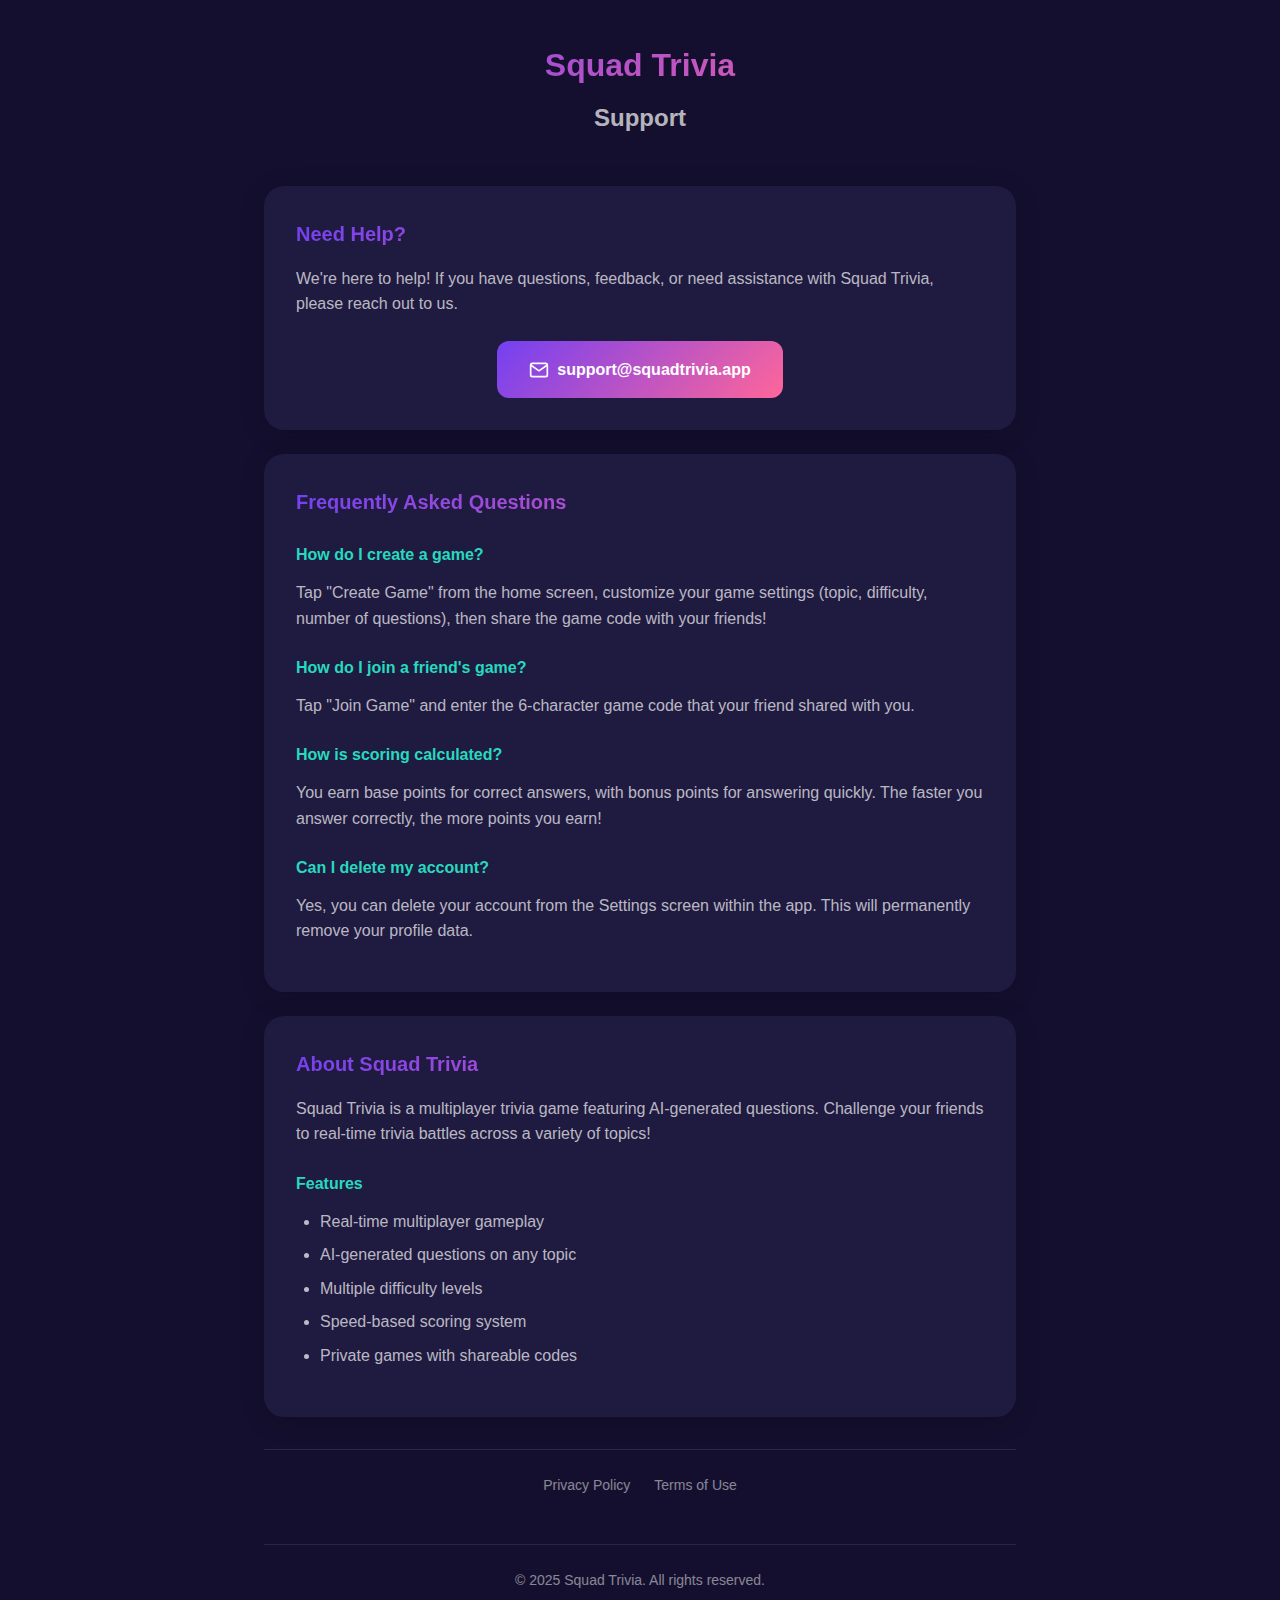
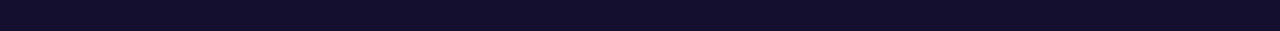
<file: index.html>
<!DOCTYPE html>
<html lang="en">
<head>
    <meta charset="UTF-8">
    <meta name="viewport" content="width=device-width, initial-scale=1.0">
    <title>Squad Trivia - Support</title>
    <link rel="stylesheet" href="styles.css">
    <link rel="icon" type="image/png" href="icon.png">
</head>
<body>
    <div class="container">
        <header class="header">
            <div class="app-name">Squad Trivia</div>
            <h1 class="page-title">Support</h1>
        </header>

        <div class="card">
            <h2>Need Help?</h2>
            <p>We're here to help! If you have questions, feedback, or need assistance with Squad Trivia, please reach out to us.</p>

            <div style="text-align: center; margin-top: 24px;">
                <a href="mailto:support@squadtrivia.app" class="contact-btn">
                    <svg width="20" height="20" viewBox="0 0 24 24" fill="none" stroke="currentColor" stroke-width="2">
                        <path d="M4 4h16c1.1 0 2 .9 2 2v12c0 1.1-.9 2-2 2H4c-1.1 0-2-.9-2-2V6c0-1.1.9-2 2-2z"/>
                        <polyline points="22,6 12,13 2,6"/>
                    </svg>
                    support@squadtrivia.app
                </a>
            </div>
        </div>

        <div class="card">
            <h2>Frequently Asked Questions</h2>

            <h3>How do I create a game?</h3>
            <p>Tap "Create Game" from the home screen, customize your game settings (topic, difficulty, number of questions), then share the game code with your friends!</p>

            <h3>How do I join a friend's game?</h3>
            <p>Tap "Join Game" and enter the 6-character game code that your friend shared with you.</p>

            <h3>How is scoring calculated?</h3>
            <p>You earn base points for correct answers, with bonus points for answering quickly. The faster you answer correctly, the more points you earn!</p>

            <h3>Can I delete my account?</h3>
            <p>Yes, you can delete your account from the Settings screen within the app. This will permanently remove your profile data.</p>
        </div>

        <div class="card">
            <h2>About Squad Trivia</h2>
            <p>Squad Trivia is a multiplayer trivia game featuring AI-generated questions. Challenge your friends to real-time trivia battles across a variety of topics!</p>

            <h3>Features</h3>
            <ul>
                <li>Real-time multiplayer gameplay</li>
                <li>AI-generated questions on any topic</li>
                <li>Multiple difficulty levels</li>
                <li>Speed-based scoring system</li>
                <li>Private games with shareable codes</li>
            </ul>
        </div>

        <nav class="nav-links">
            <a href="privacy-policy.html">Privacy Policy</a>
            <a href="terms-of-use.html">Terms of Use</a>
        </nav>

        <footer class="footer">
            &copy; 2025 Squad Trivia. All rights reserved.
        </footer>
    </div>
</body>
</html>
</file>
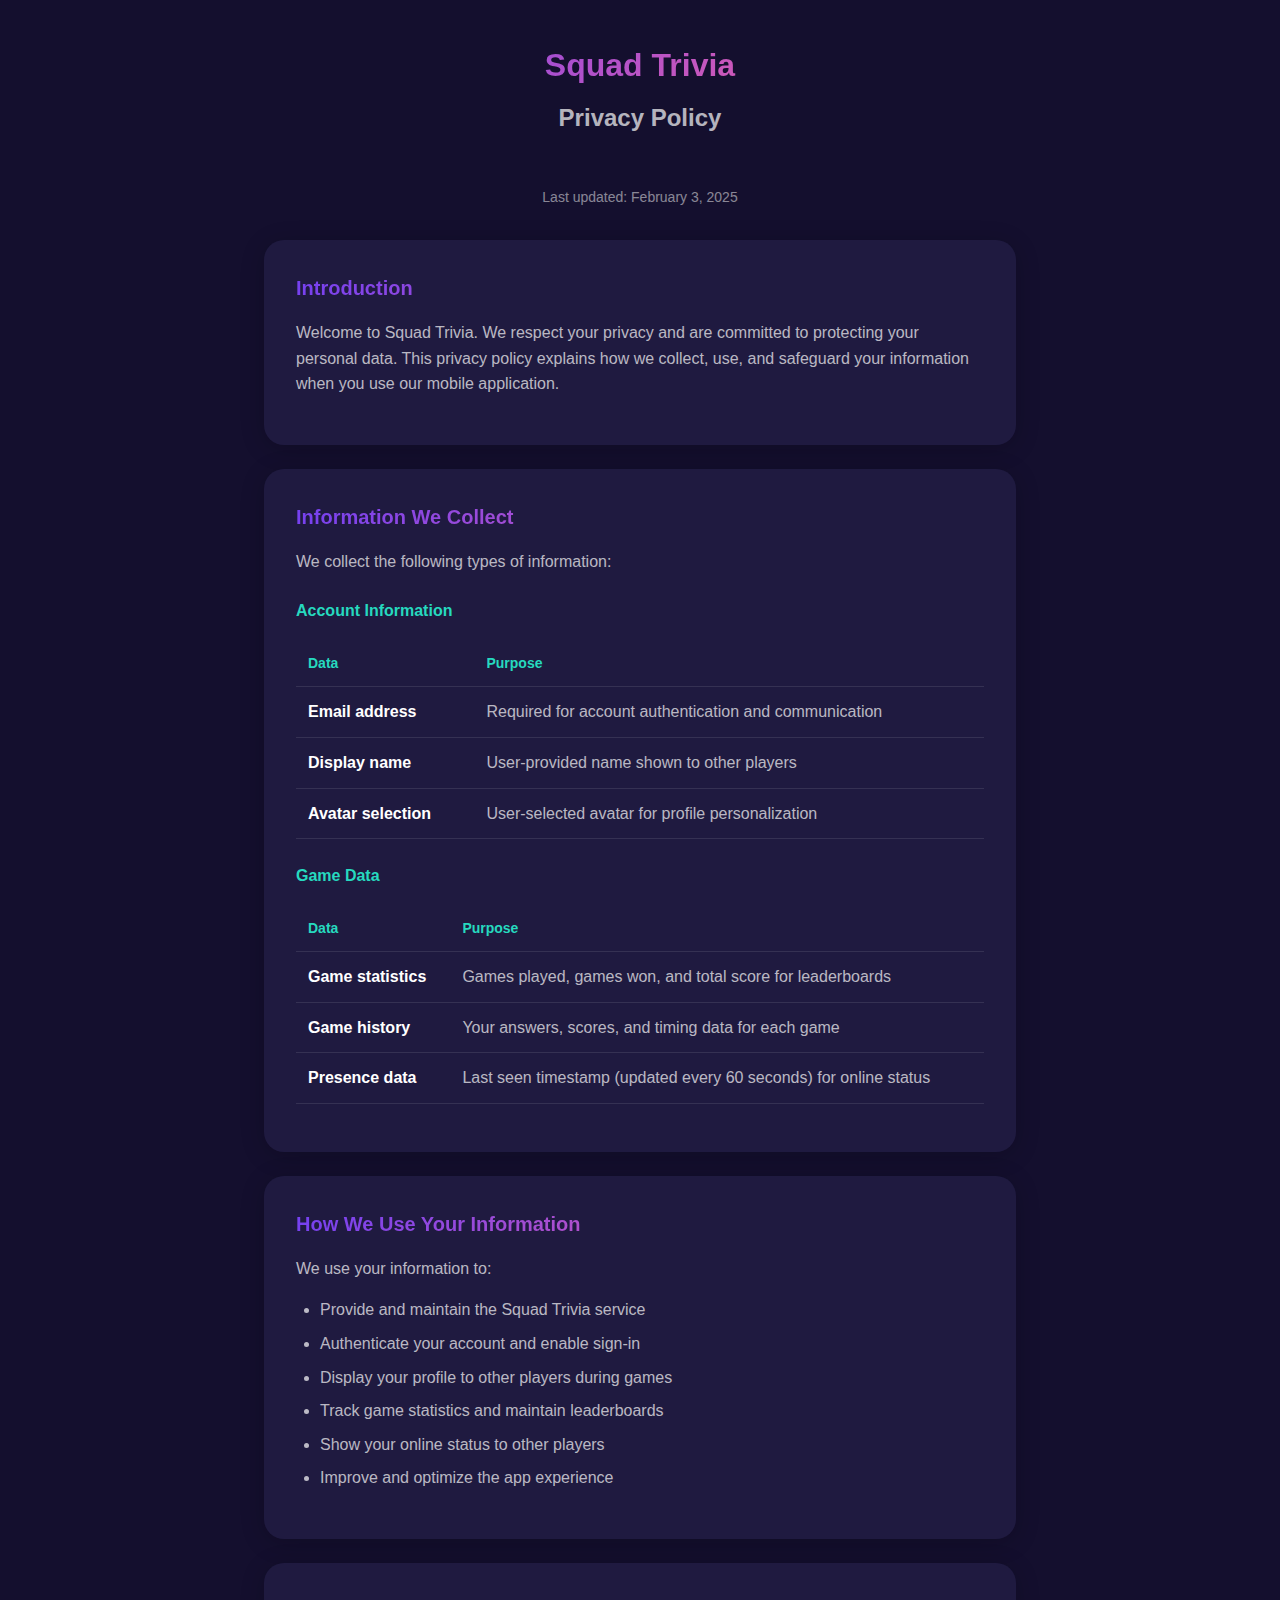
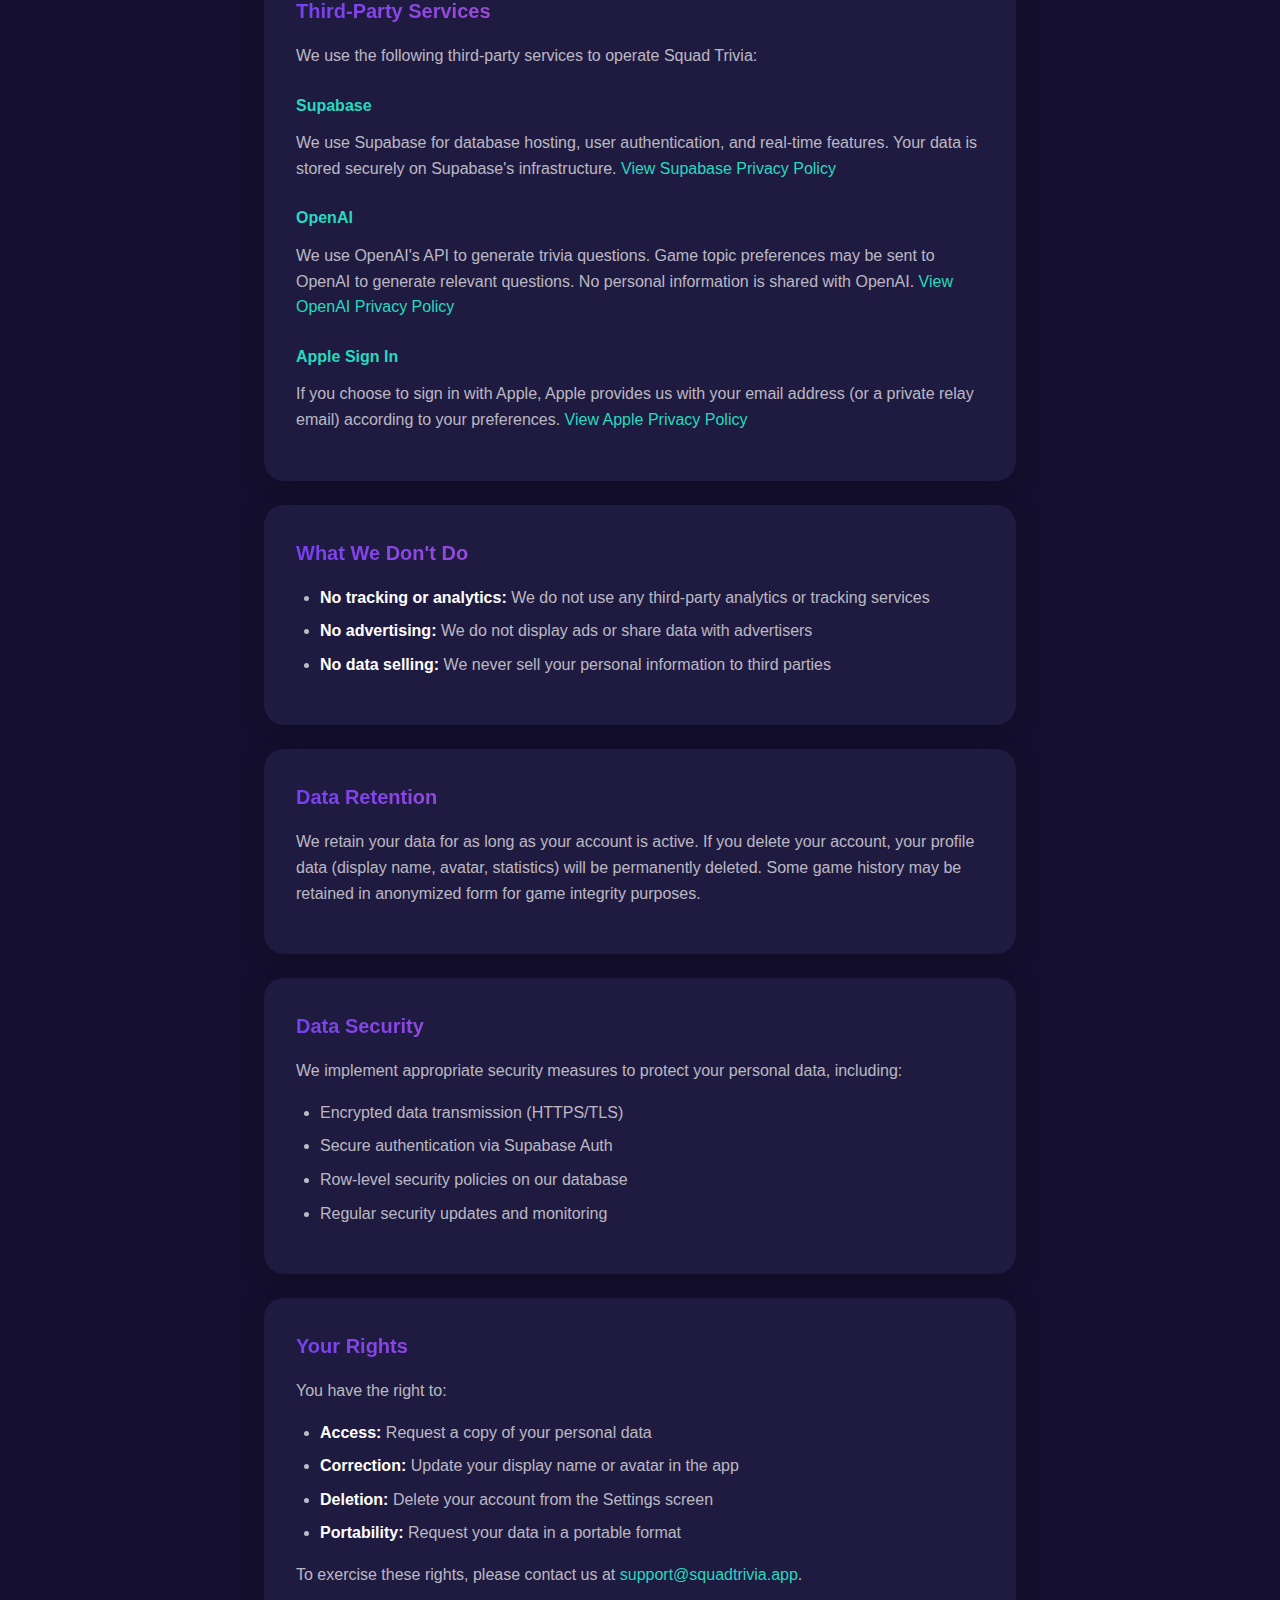
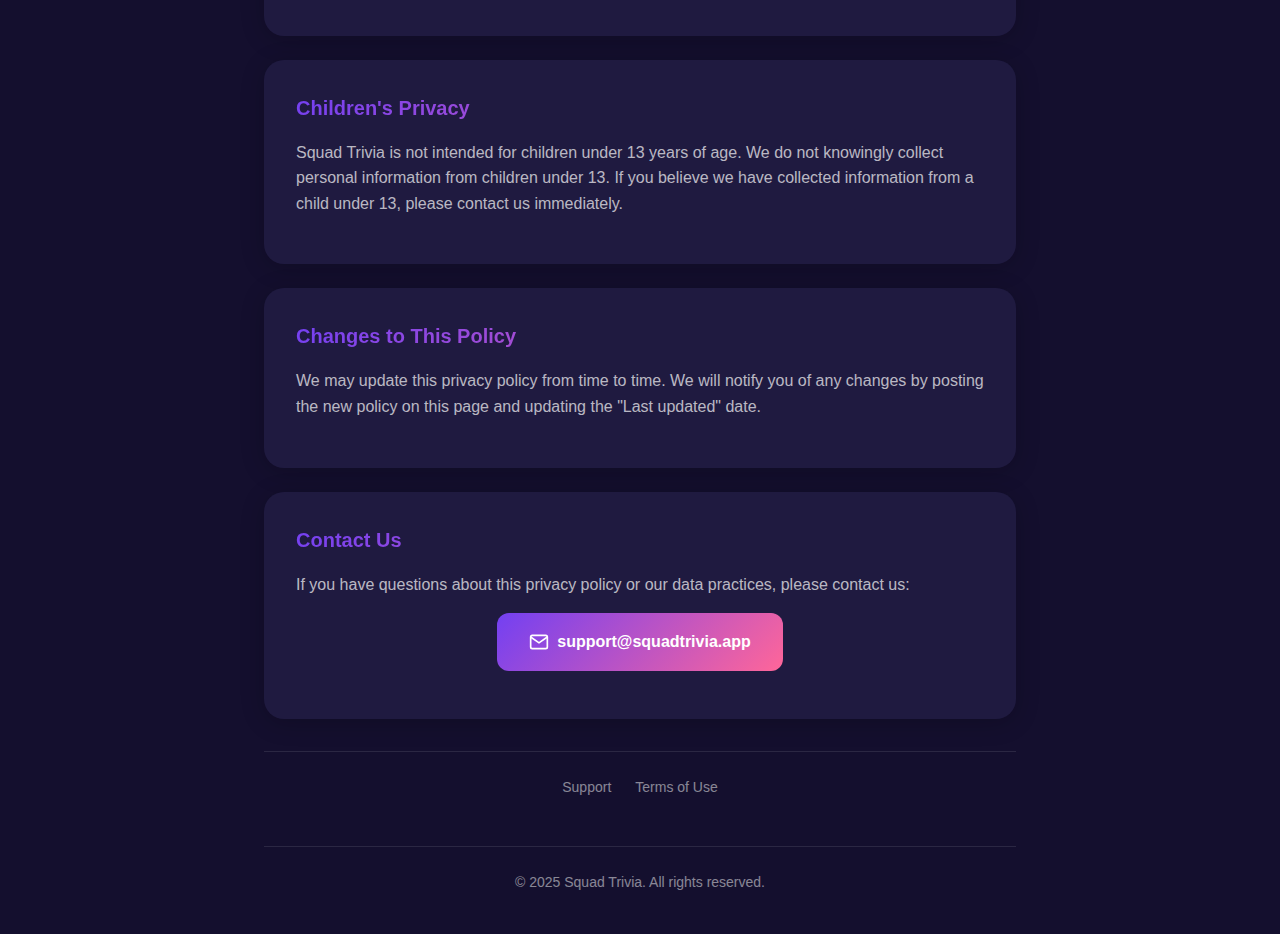
<file: privacy-policy.html>
<!DOCTYPE html>
<html lang="en">
<head>
    <meta charset="UTF-8">
    <meta name="viewport" content="width=device-width, initial-scale=1.0">
    <title>Privacy Policy - Squad Trivia</title>
    <link rel="stylesheet" href="styles.css">
    <link rel="icon" type="image/png" href="icon.png">
</head>
<body>
    <div class="container">
        <header class="header">
            <div class="app-name">Squad Trivia</div>
            <h1 class="page-title">Privacy Policy</h1>
        </header>

        <p class="last-updated">Last updated: February 3, 2025</p>

        <div class="card">
            <h2>Introduction</h2>
            <p>Welcome to Squad Trivia. We respect your privacy and are committed to protecting your personal data. This privacy policy explains how we collect, use, and safeguard your information when you use our mobile application.</p>
        </div>

        <div class="card">
            <h2>Information We Collect</h2>
            <p>We collect the following types of information:</p>

            <h3>Account Information</h3>
            <table class="data-table">
                <tr>
                    <th>Data</th>
                    <th>Purpose</th>
                </tr>
                <tr>
                    <td><strong>Email address</strong></td>
                    <td>Required for account authentication and communication</td>
                </tr>
                <tr>
                    <td><strong>Display name</strong></td>
                    <td>User-provided name shown to other players</td>
                </tr>
                <tr>
                    <td><strong>Avatar selection</strong></td>
                    <td>User-selected avatar for profile personalization</td>
                </tr>
            </table>

            <h3>Game Data</h3>
            <table class="data-table">
                <tr>
                    <th>Data</th>
                    <th>Purpose</th>
                </tr>
                <tr>
                    <td><strong>Game statistics</strong></td>
                    <td>Games played, games won, and total score for leaderboards</td>
                </tr>
                <tr>
                    <td><strong>Game history</strong></td>
                    <td>Your answers, scores, and timing data for each game</td>
                </tr>
                <tr>
                    <td><strong>Presence data</strong></td>
                    <td>Last seen timestamp (updated every 60 seconds) for online status</td>
                </tr>
            </table>
        </div>

        <div class="card">
            <h2>How We Use Your Information</h2>
            <p>We use your information to:</p>
            <ul>
                <li>Provide and maintain the Squad Trivia service</li>
                <li>Authenticate your account and enable sign-in</li>
                <li>Display your profile to other players during games</li>
                <li>Track game statistics and maintain leaderboards</li>
                <li>Show your online status to other players</li>
                <li>Improve and optimize the app experience</li>
            </ul>
        </div>

        <div class="card">
            <h2>Third-Party Services</h2>
            <p>We use the following third-party services to operate Squad Trivia:</p>

            <h3>Supabase</h3>
            <p>We use Supabase for database hosting, user authentication, and real-time features. Your data is stored securely on Supabase's infrastructure. <a href="https://supabase.com/privacy" target="_blank">View Supabase Privacy Policy</a></p>

            <h3>OpenAI</h3>
            <p>We use OpenAI's API to generate trivia questions. Game topic preferences may be sent to OpenAI to generate relevant questions. No personal information is shared with OpenAI. <a href="https://openai.com/privacy" target="_blank">View OpenAI Privacy Policy</a></p>

            <h3>Apple Sign In</h3>
            <p>If you choose to sign in with Apple, Apple provides us with your email address (or a private relay email) according to your preferences. <a href="https://www.apple.com/legal/privacy/" target="_blank">View Apple Privacy Policy</a></p>
        </div>

        <div class="card">
            <h2>What We Don't Do</h2>
            <ul>
                <li><strong>No tracking or analytics:</strong> We do not use any third-party analytics or tracking services</li>
                <li><strong>No advertising:</strong> We do not display ads or share data with advertisers</li>
                <li><strong>No data selling:</strong> We never sell your personal information to third parties</li>
            </ul>
        </div>

        <div class="card">
            <h2>Data Retention</h2>
            <p>We retain your data for as long as your account is active. If you delete your account, your profile data (display name, avatar, statistics) will be permanently deleted. Some game history may be retained in anonymized form for game integrity purposes.</p>
        </div>

        <div class="card">
            <h2>Data Security</h2>
            <p>We implement appropriate security measures to protect your personal data, including:</p>
            <ul>
                <li>Encrypted data transmission (HTTPS/TLS)</li>
                <li>Secure authentication via Supabase Auth</li>
                <li>Row-level security policies on our database</li>
                <li>Regular security updates and monitoring</li>
            </ul>
        </div>

        <div class="card">
            <h2>Your Rights</h2>
            <p>You have the right to:</p>
            <ul>
                <li><strong>Access:</strong> Request a copy of your personal data</li>
                <li><strong>Correction:</strong> Update your display name or avatar in the app</li>
                <li><strong>Deletion:</strong> Delete your account from the Settings screen</li>
                <li><strong>Portability:</strong> Request your data in a portable format</li>
            </ul>
            <p>To exercise these rights, please contact us at <a href="mailto:support@squadtrivia.app">support@squadtrivia.app</a>.</p>
        </div>

        <div class="card">
            <h2>Children's Privacy</h2>
            <p>Squad Trivia is not intended for children under 13 years of age. We do not knowingly collect personal information from children under 13. If you believe we have collected information from a child under 13, please contact us immediately.</p>
        </div>

        <div class="card">
            <h2>Changes to This Policy</h2>
            <p>We may update this privacy policy from time to time. We will notify you of any changes by posting the new policy on this page and updating the "Last updated" date.</p>
        </div>

        <div class="card">
            <h2>Contact Us</h2>
            <p>If you have questions about this privacy policy or our data practices, please contact us:</p>
            <p style="margin-top: 16px; text-align: center;">
                <a href="mailto:support@squadtrivia.app" class="contact-btn">
                    <svg width="20" height="20" viewBox="0 0 24 24" fill="none" stroke="currentColor" stroke-width="2">
                        <path d="M4 4h16c1.1 0 2 .9 2 2v12c0 1.1-.9 2-2 2H4c-1.1 0-2-.9-2-2V6c0-1.1.9-2 2-2z"/>
                        <polyline points="22,6 12,13 2,6"/>
                    </svg>
                    support@squadtrivia.app
                </a>
            </p>
        </div>

        <nav class="nav-links">
            <a href="index.html">Support</a>
            <a href="terms-of-use.html">Terms of Use</a>
        </nav>

        <footer class="footer">
            &copy; 2025 Squad Trivia. All rights reserved.
        </footer>
    </div>
</body>
</html>
</file>
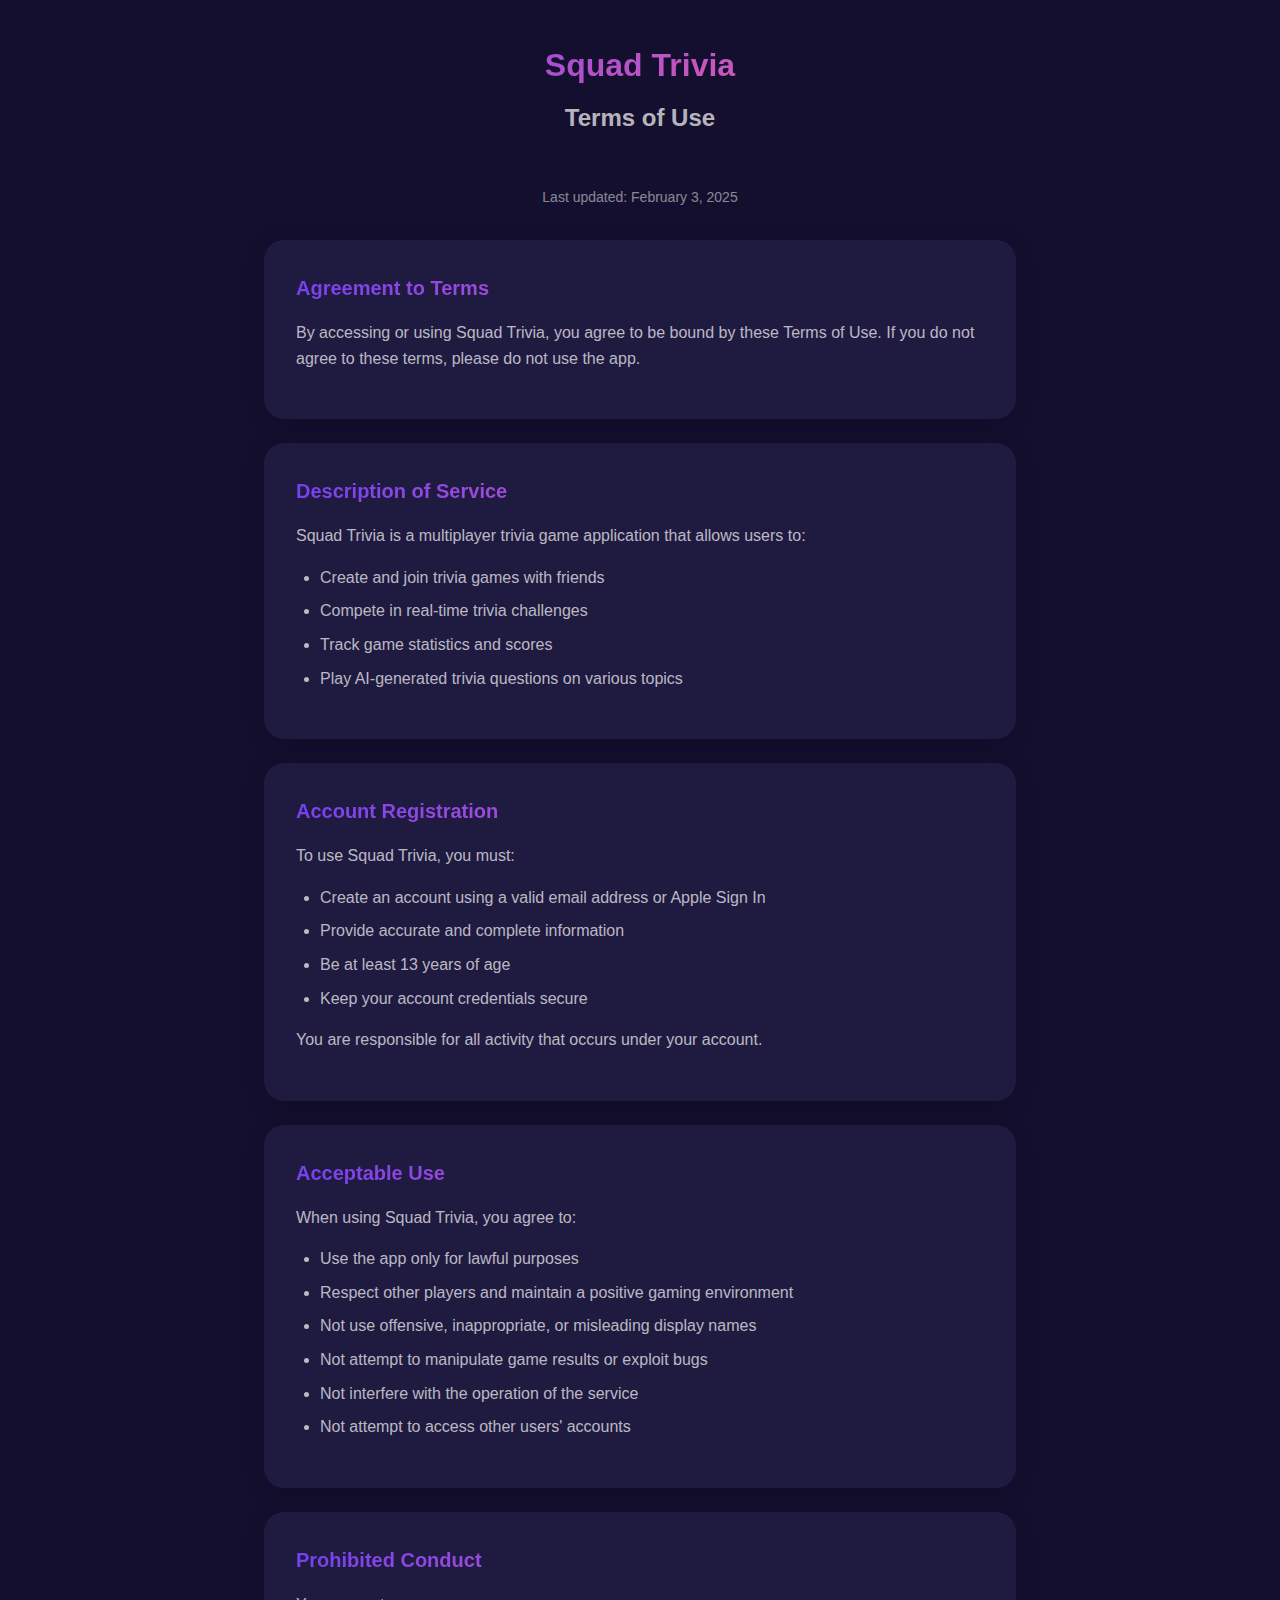
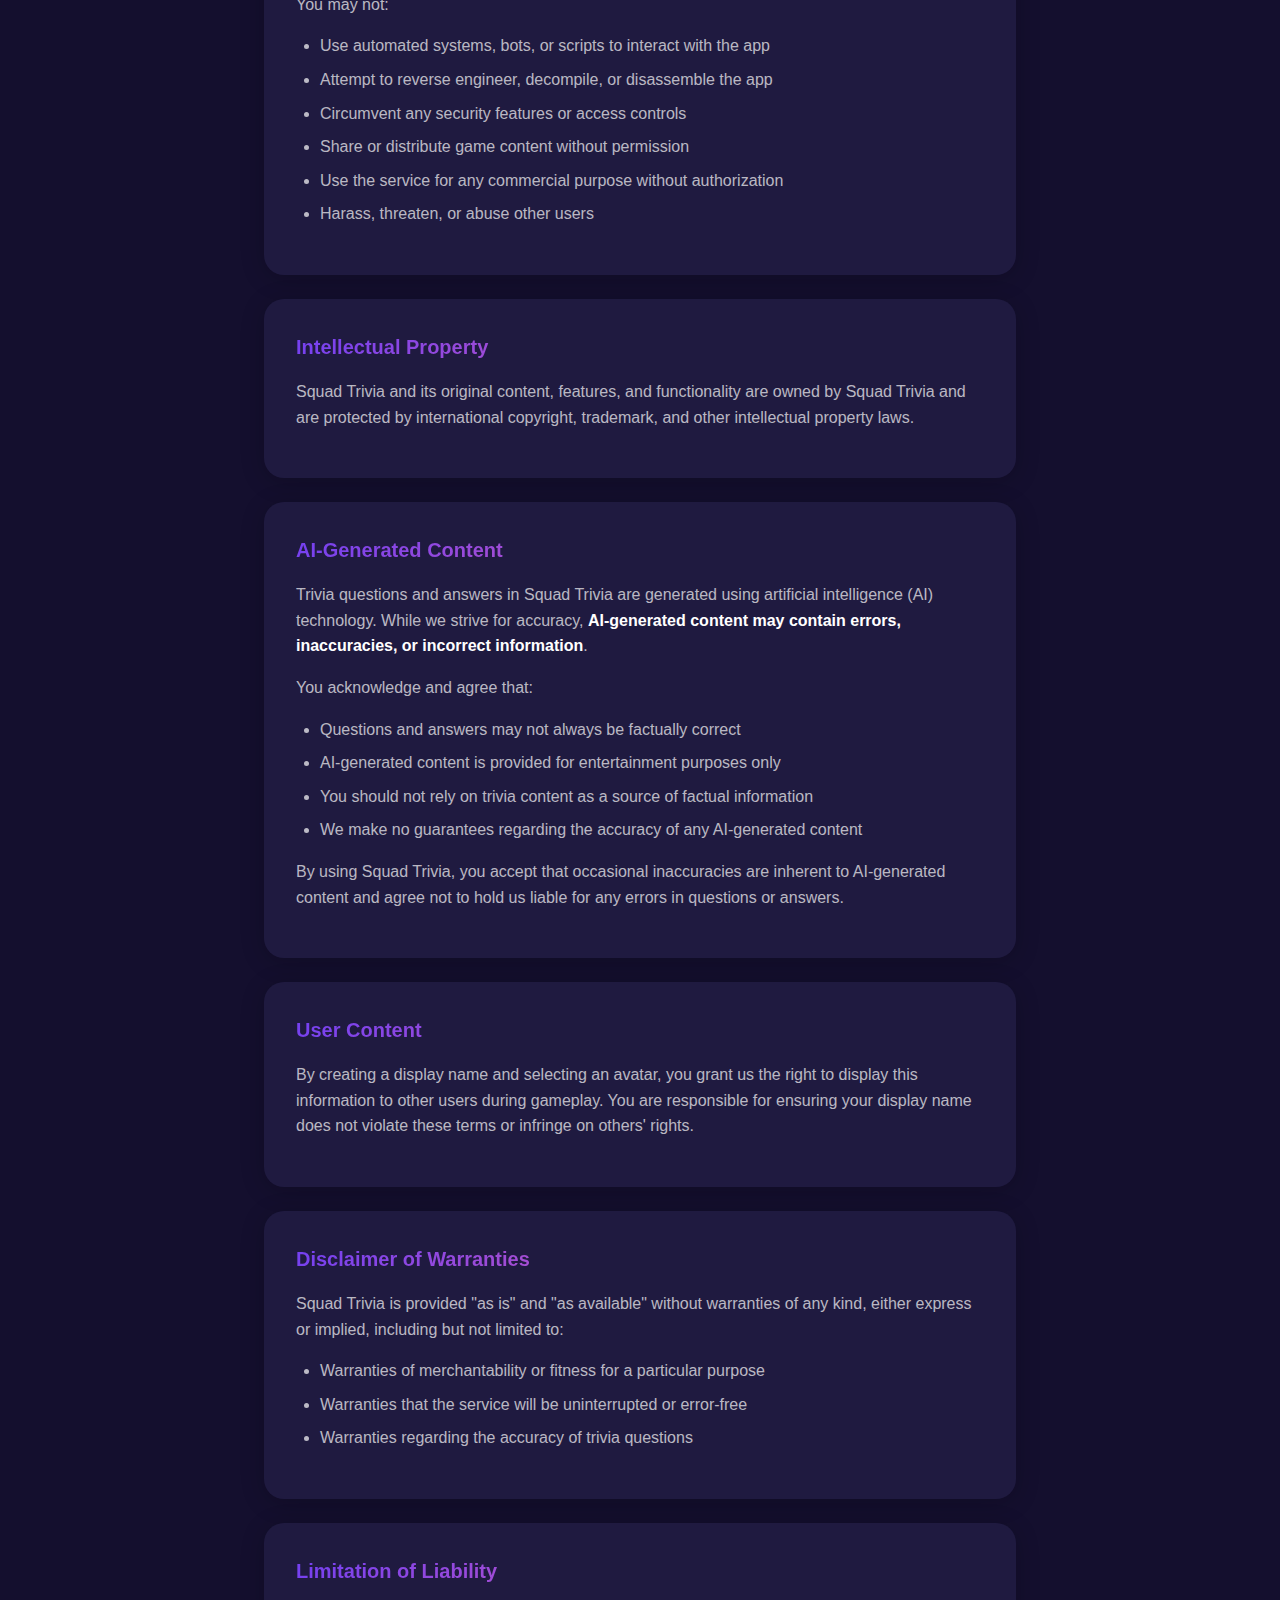
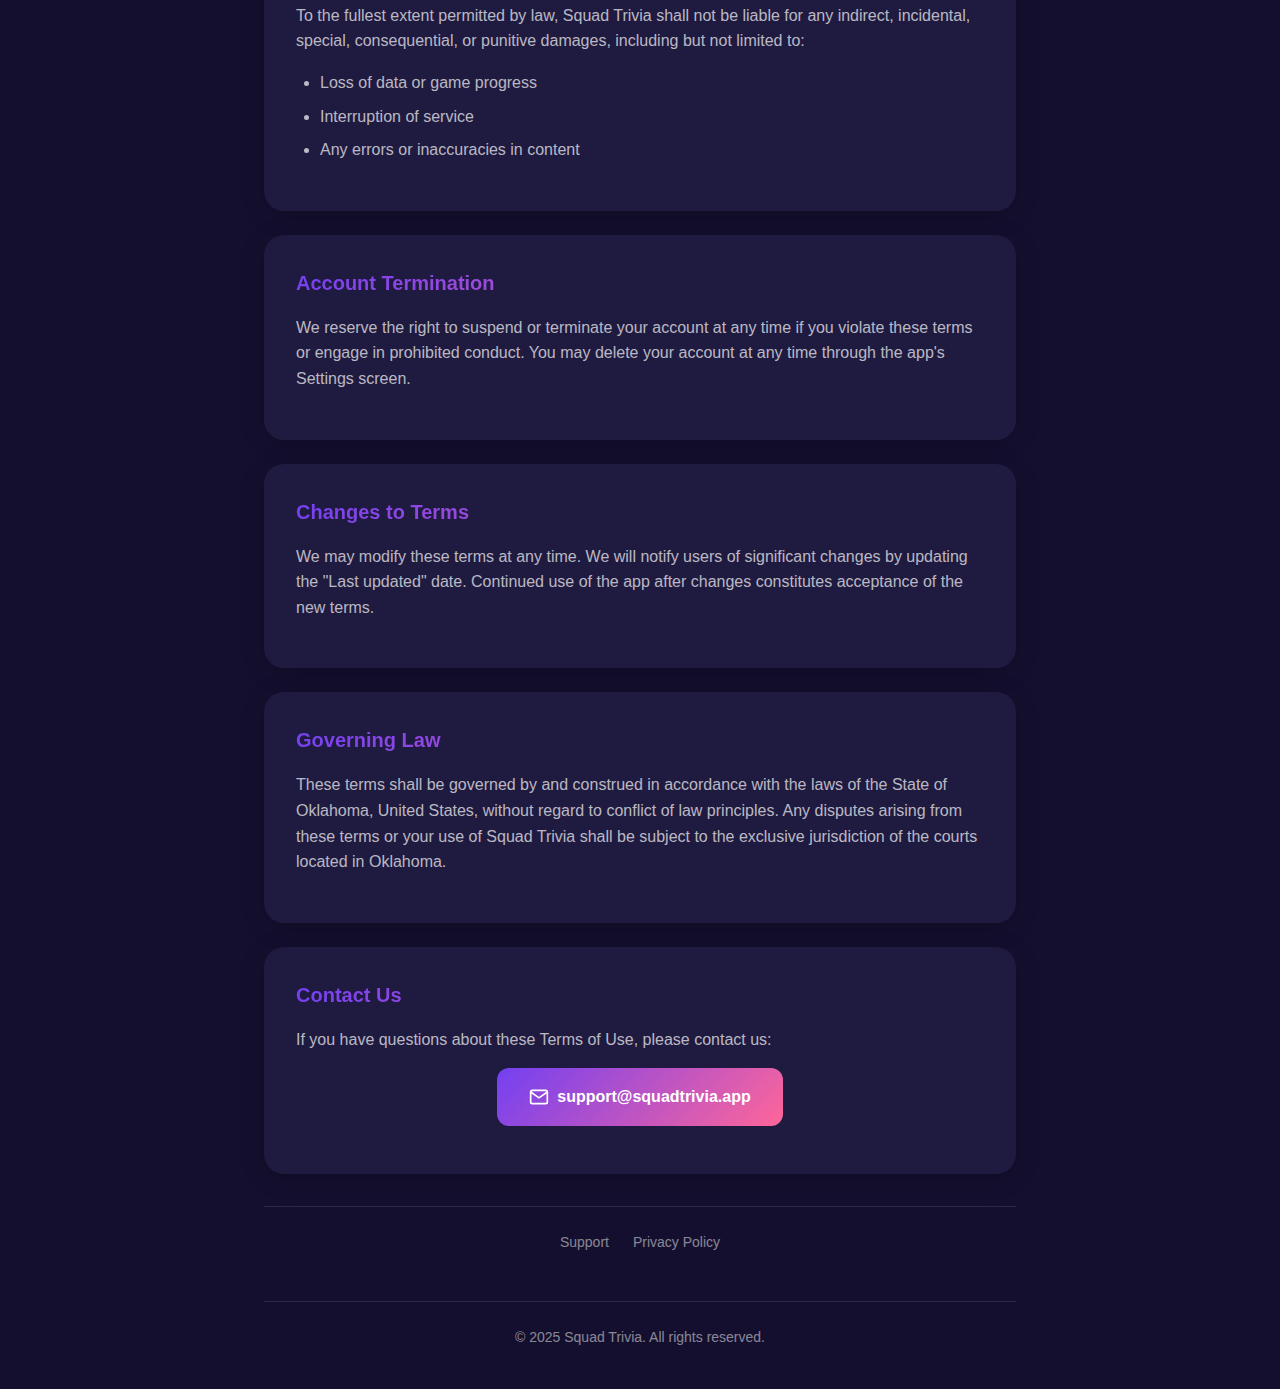
<file: terms-of-use.html>
<!DOCTYPE html>
<html lang="en">
<head>
    <meta charset="UTF-8">
    <meta name="viewport" content="width=device-width, initial-scale=1.0">
    <title>Terms of Use - Squad Trivia</title>
    <link rel="stylesheet" href="styles.css">
    <link rel="icon" type="image/png" href="icon.png">
</head>
<body>
    <div class="container">
        <header class="header">
            <div class="app-name">Squad Trivia</div>
            <h1 class="page-title">Terms of Use</h1>
        </header>

        <p class="last-updated">Last updated: February 3, 2025</p>

        <div class="card">
            <h2>Agreement to Terms</h2>
            <p>By accessing or using Squad Trivia, you agree to be bound by these Terms of Use. If you do not agree to these terms, please do not use the app.</p>
        </div>

        <div class="card">
            <h2>Description of Service</h2>
            <p>Squad Trivia is a multiplayer trivia game application that allows users to:</p>
            <ul>
                <li>Create and join trivia games with friends</li>
                <li>Compete in real-time trivia challenges</li>
                <li>Track game statistics and scores</li>
                <li>Play AI-generated trivia questions on various topics</li>
            </ul>
        </div>

        <div class="card">
            <h2>Account Registration</h2>
            <p>To use Squad Trivia, you must:</p>
            <ul>
                <li>Create an account using a valid email address or Apple Sign In</li>
                <li>Provide accurate and complete information</li>
                <li>Be at least 13 years of age</li>
                <li>Keep your account credentials secure</li>
            </ul>
            <p>You are responsible for all activity that occurs under your account.</p>
        </div>

        <div class="card">
            <h2>Acceptable Use</h2>
            <p>When using Squad Trivia, you agree to:</p>
            <ul>
                <li>Use the app only for lawful purposes</li>
                <li>Respect other players and maintain a positive gaming environment</li>
                <li>Not use offensive, inappropriate, or misleading display names</li>
                <li>Not attempt to manipulate game results or exploit bugs</li>
                <li>Not interfere with the operation of the service</li>
                <li>Not attempt to access other users' accounts</li>
            </ul>
        </div>

        <div class="card">
            <h2>Prohibited Conduct</h2>
            <p>You may not:</p>
            <ul>
                <li>Use automated systems, bots, or scripts to interact with the app</li>
                <li>Attempt to reverse engineer, decompile, or disassemble the app</li>
                <li>Circumvent any security features or access controls</li>
                <li>Share or distribute game content without permission</li>
                <li>Use the service for any commercial purpose without authorization</li>
                <li>Harass, threaten, or abuse other users</li>
            </ul>
        </div>

        <div class="card">
            <h2>Intellectual Property</h2>
            <p>Squad Trivia and its original content, features, and functionality are owned by Squad Trivia and are protected by international copyright, trademark, and other intellectual property laws.</p>
        </div>

        <div class="card">
            <h2>AI-Generated Content</h2>
            <p>Trivia questions and answers in Squad Trivia are generated using artificial intelligence (AI) technology. While we strive for accuracy, <strong>AI-generated content may contain errors, inaccuracies, or incorrect information</strong>.</p>
            <p>You acknowledge and agree that:</p>
            <ul>
                <li>Questions and answers may not always be factually correct</li>
                <li>AI-generated content is provided for entertainment purposes only</li>
                <li>You should not rely on trivia content as a source of factual information</li>
                <li>We make no guarantees regarding the accuracy of any AI-generated content</li>
            </ul>
            <p>By using Squad Trivia, you accept that occasional inaccuracies are inherent to AI-generated content and agree not to hold us liable for any errors in questions or answers.</p>
        </div>

        <div class="card">
            <h2>User Content</h2>
            <p>By creating a display name and selecting an avatar, you grant us the right to display this information to other users during gameplay. You are responsible for ensuring your display name does not violate these terms or infringe on others' rights.</p>
        </div>

        <div class="card">
            <h2>Disclaimer of Warranties</h2>
            <p>Squad Trivia is provided "as is" and "as available" without warranties of any kind, either express or implied, including but not limited to:</p>
            <ul>
                <li>Warranties of merchantability or fitness for a particular purpose</li>
                <li>Warranties that the service will be uninterrupted or error-free</li>
                <li>Warranties regarding the accuracy of trivia questions</li>
            </ul>
        </div>

        <div class="card">
            <h2>Limitation of Liability</h2>
            <p>To the fullest extent permitted by law, Squad Trivia shall not be liable for any indirect, incidental, special, consequential, or punitive damages, including but not limited to:</p>
            <ul>
                <li>Loss of data or game progress</li>
                <li>Interruption of service</li>
                <li>Any errors or inaccuracies in content</li>
            </ul>
        </div>

        <div class="card">
            <h2>Account Termination</h2>
            <p>We reserve the right to suspend or terminate your account at any time if you violate these terms or engage in prohibited conduct. You may delete your account at any time through the app's Settings screen.</p>
        </div>

        <div class="card">
            <h2>Changes to Terms</h2>
            <p>We may modify these terms at any time. We will notify users of significant changes by updating the "Last updated" date. Continued use of the app after changes constitutes acceptance of the new terms.</p>
        </div>

        <div class="card">
            <h2>Governing Law</h2>
            <p>These terms shall be governed by and construed in accordance with the laws of the State of Oklahoma, United States, without regard to conflict of law principles. Any disputes arising from these terms or your use of Squad Trivia shall be subject to the exclusive jurisdiction of the courts located in Oklahoma.</p>
        </div>

        <div class="card">
            <h2>Contact Us</h2>
            <p>If you have questions about these Terms of Use, please contact us:</p>
            <p style="margin-top: 16px; text-align: center;">
                <a href="mailto:support@squadtrivia.app" class="contact-btn">
                    <svg width="20" height="20" viewBox="0 0 24 24" fill="none" stroke="currentColor" stroke-width="2">
                        <path d="M4 4h16c1.1 0 2 .9 2 2v12c0 1.1-.9 2-2 2H4c-1.1 0-2-.9-2-2V6c0-1.1.9-2 2-2z"/>
                        <polyline points="22,6 12,13 2,6"/>
                    </svg>
                    support@squadtrivia.app
                </a>
            </p>
        </div>

        <nav class="nav-links">
            <a href="index.html">Support</a>
            <a href="privacy-policy.html">Privacy Policy</a>
        </nav>

        <footer class="footer">
            &copy; 2025 Squad Trivia. All rights reserved.
        </footer>
    </div>
</body>
</html>
</file>
<file: styles.css>
/* Squad Trivia Support - Branded Styles */

:root {
    --bg-dark: #140F2E;
    --bg-card: #1F1A40;
    --violet: #7340F2;
    --teal: #26D9BF;
    --pink: #FF6699;
    --yellow: #FFD133;
    --text-primary: #FFFFFF;
    --text-secondary: rgba(255, 255, 255, 0.7);
    --text-muted: rgba(255, 255, 255, 0.5);
}

* {
    margin: 0;
    padding: 0;
    box-sizing: border-box;
}

body {
    font-family: -apple-system, BlinkMacSystemFont, 'SF Pro Display', 'Segoe UI', Roboto, sans-serif;
    background-color: var(--bg-dark);
    color: var(--text-primary);
    line-height: 1.6;
    min-height: 100vh;
}

.container {
    max-width: 800px;
    margin: 0 auto;
    padding: 40px 24px;
}

/* Header */
.header {
    text-align: center;
    margin-bottom: 48px;
}

.logo {
    width: 80px;
    height: 80px;
    margin-bottom: 16px;
    border-radius: 20px;
}

.app-name {
    font-size: 32px;
    font-weight: 800;
    background: linear-gradient(135deg, var(--violet), var(--pink));
    -webkit-background-clip: text;
    -webkit-text-fill-color: transparent;
    background-clip: text;
    margin-bottom: 8px;
}

.page-title {
    font-size: 24px;
    font-weight: 600;
    color: var(--text-secondary);
}

/* Card */
.card {
    background-color: var(--bg-card);
    border-radius: 20px;
    padding: 32px;
    margin-bottom: 24px;
    box-shadow: 0 4px 24px rgba(0, 0, 0, 0.2);
}

.card h2 {
    font-size: 20px;
    font-weight: 700;
    margin-bottom: 16px;
    background: linear-gradient(135deg, var(--violet), var(--pink));
    -webkit-background-clip: text;
    -webkit-text-fill-color: transparent;
    background-clip: text;
}

.card h3 {
    font-size: 16px;
    font-weight: 600;
    color: var(--teal);
    margin-top: 24px;
    margin-bottom: 12px;
}

.card p {
    color: var(--text-secondary);
    margin-bottom: 16px;
}

.card ul, .card ol {
    color: var(--text-secondary);
    margin-bottom: 16px;
    padding-left: 24px;
}

.card li {
    margin-bottom: 8px;
}

.card strong {
    color: var(--text-primary);
}

/* Links */
a {
    color: var(--teal);
    text-decoration: none;
    transition: opacity 0.2s;
}

a:hover {
    opacity: 0.8;
}

/* Contact Button */
.contact-btn {
    display: inline-flex;
    align-items: center;
    gap: 8px;
    background: linear-gradient(135deg, var(--violet), var(--pink));
    color: white;
    padding: 16px 32px;
    border-radius: 12px;
    font-weight: 600;
    font-size: 16px;
    text-decoration: none;
    transition: transform 0.2s, box-shadow 0.2s;
}

.contact-btn:hover {
    transform: translateY(-2px);
    box-shadow: 0 8px 24px rgba(115, 64, 242, 0.4);
    opacity: 1;
}

/* Navigation */
.nav-links {
    display: flex;
    gap: 24px;
    justify-content: center;
    flex-wrap: wrap;
    margin-top: 32px;
    padding-top: 24px;
    border-top: 1px solid rgba(255, 255, 255, 0.1);
}

.nav-links a {
    color: var(--text-muted);
    font-size: 14px;
}

.nav-links a:hover {
    color: var(--teal);
}

/* Footer */
.footer {
    text-align: center;
    margin-top: 48px;
    padding-top: 24px;
    border-top: 1px solid rgba(255, 255, 255, 0.1);
    color: var(--text-muted);
    font-size: 14px;
}

/* Last Updated */
.last-updated {
    color: var(--text-muted);
    font-size: 14px;
    text-align: center;
    margin-bottom: 32px;
}

/* Data Table */
.data-table {
    width: 100%;
    border-collapse: collapse;
    margin: 16px 0;
}

.data-table th,
.data-table td {
    text-align: left;
    padding: 12px;
    border-bottom: 1px solid rgba(255, 255, 255, 0.1);
}

.data-table th {
    color: var(--teal);
    font-weight: 600;
    font-size: 14px;
}

.data-table td {
    color: var(--text-secondary);
}

/* Responsive */
@media (max-width: 600px) {
    .container {
        padding: 24px 16px;
    }

    .card {
        padding: 24px;
        border-radius: 16px;
    }

    .app-name {
        font-size: 28px;
    }

    .page-title {
        font-size: 20px;
    }

    .nav-links {
        gap: 16px;
    }
}
</file>
